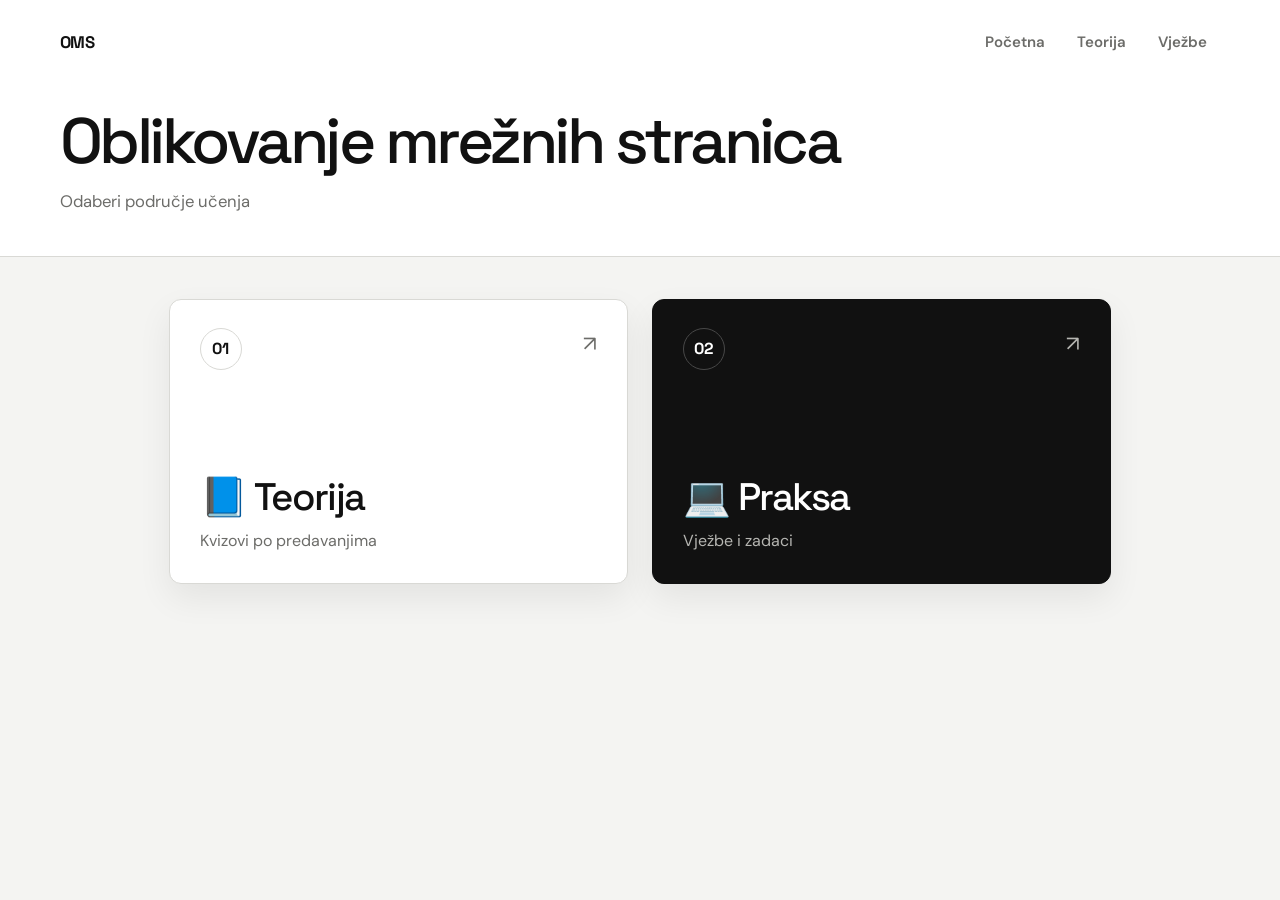
<file: index.html>
<!DOCTYPE html>
<html lang="hr">
<head>
  <meta charset="UTF-8">
  <meta name="viewport" content="width=device-width, initial-scale=1.0">
  <title>Oblikovanje mrežnih stranica</title>

  <link href="https://cdn.jsdelivr.net/npm/bootstrap@5.3.3/dist/css/bootstrap.min.css" rel="stylesheet">
  <link rel="stylesheet" href="css/style.css">
</head>

<body class="bg-light">

<header class="bg-dark text-white text-center p-4 shadow">

  <nav class="top-menu">
    <a href="index.html">Početna</a>
    <a href="teorija/izbor_predavanja.html">Teorija</a>
    <a href="zadaci/izbor_vjezbe.html">Vježbe</a>
  </nav>

  <h1 class="mb-2">Oblikovanje mrežnih stranica</h1>
  <p class="m-0">Odaberi područje učenja</p>

</header>

<main class="container py-5">

  <div class="row justify-content-center g-4">

    <!-- TEORIJA -->
    <div class="col-md-5">
      <a href="teorija/izbor_predavanja.html"
         class="card text-decoration-none text-dark shadow-sm h-100 p-4 text-center btn-option">

        <h2 class="mb-3">📘 Teorija</h2>
        <p class="mb-0">Kvizovi po predavanjima</p>

      </a>
    </div>

    <!-- PRAKSA -->
    <div class="col-md-5">
      <a href="zadaci/izbor_vjezbe.html"
         class="card text-decoration-none text-dark shadow-sm h-100 p-4 text-center btn-option">

        <h2 class="mb-3">💻 Praksa</h2>
        <p class="mb-0">Vježbe i zadaci</p>

      </a>
    </div>

  </div>

</main>

<script src="https://cdn.jsdelivr.net/npm/bootstrap@5.3.3/dist/js/bootstrap.bundle.min.js"></script>

</body>
</html>
</file>
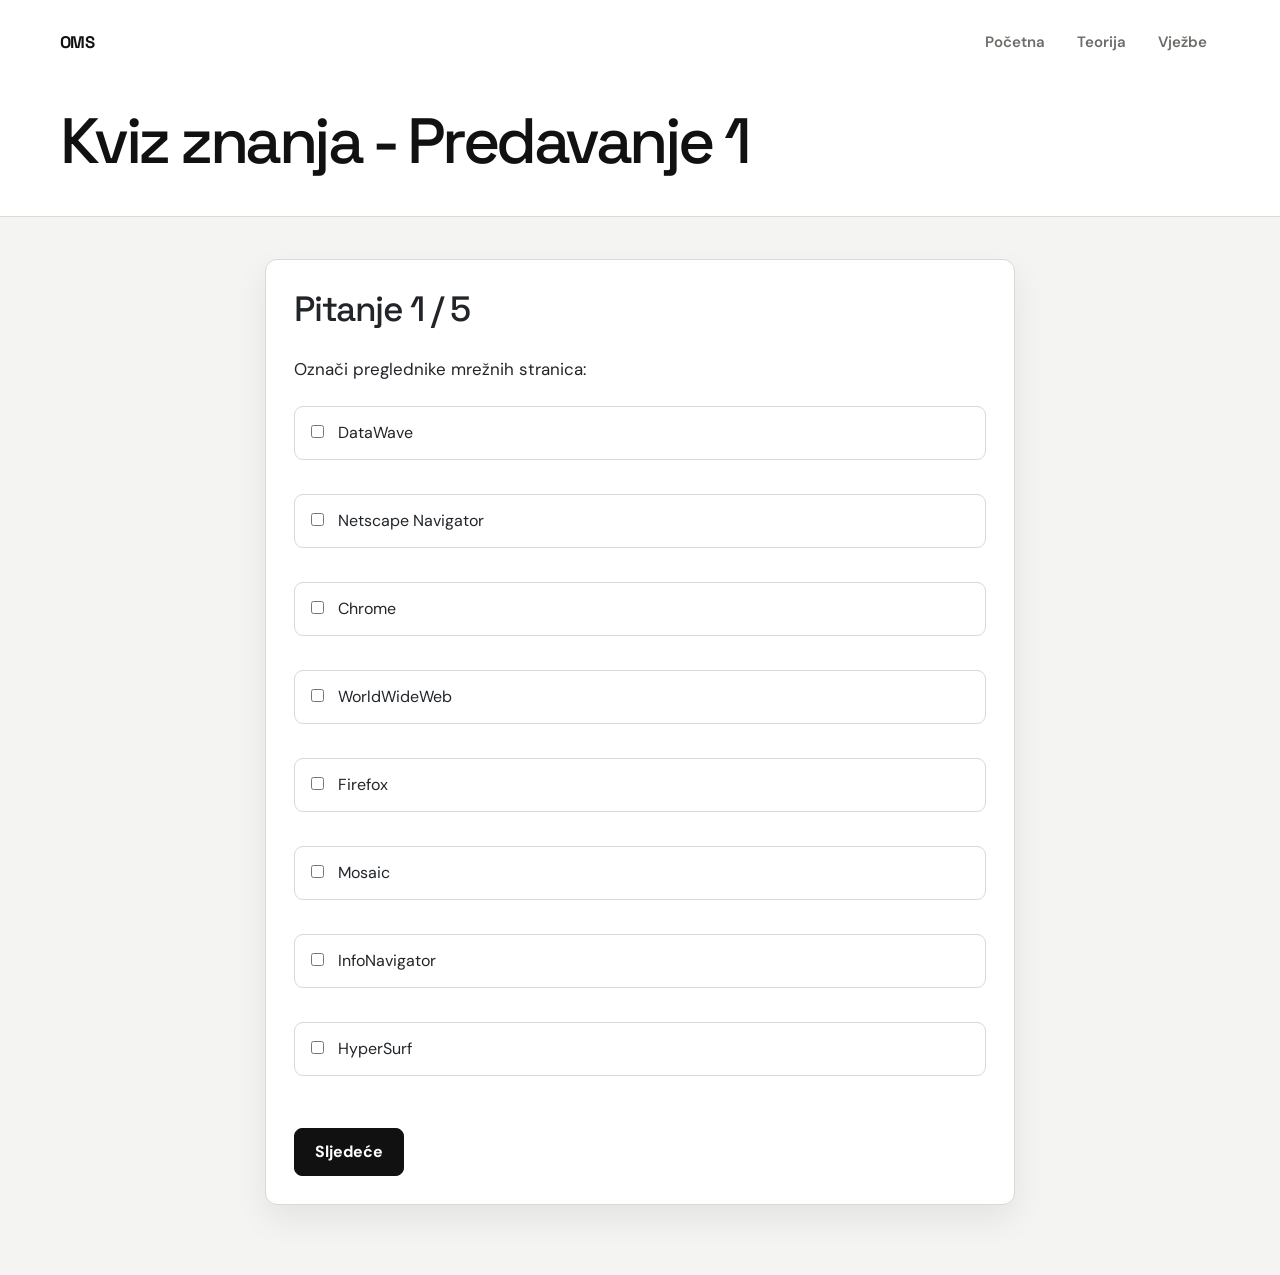
<file: kviz/kviz.html>
<!DOCTYPE html>
<html lang="hr">
<head>
  <meta charset="UTF-8">
  <meta name="viewport" content="width=device-width, initial-scale=1.0">
  <title>Kviz</title>

  <link href="https://cdn.jsdelivr.net/npm/bootstrap@5.3.3/dist/css/bootstrap.min.css" rel="stylesheet">
  <link rel="stylesheet" href="../css/style.css">
</head>

<body class="bg-light">

<header class="bg-dark text-white text-center p-4 shadow">
  <nav class="top-menu">
    <a href="../index.html">Početna</a>
    <a href="../teorija/izbor_predavanja.html">Teorija</a>
    <a href="../zadaci/izbor_vjezbe.html">Vježbe</a>
  </nav>
  <h1 class="m-0" id="quiz-title">Kviz znanja</h1>
</header>

<main class="container py-5">

  <div class="row justify-content-center">
    <div class="col-lg-8">

      <div class="card shadow-lg p-4">
        <div id="quiz"></div>
      </div>

    </div>
  </div>

</main>

<script src="../js/kviz.js"></script>
<script src="https://cdn.jsdelivr.net/npm/bootstrap@5.3.3/dist/js/bootstrap.bundle.min.js"></script>

</body>
</html>
</file>
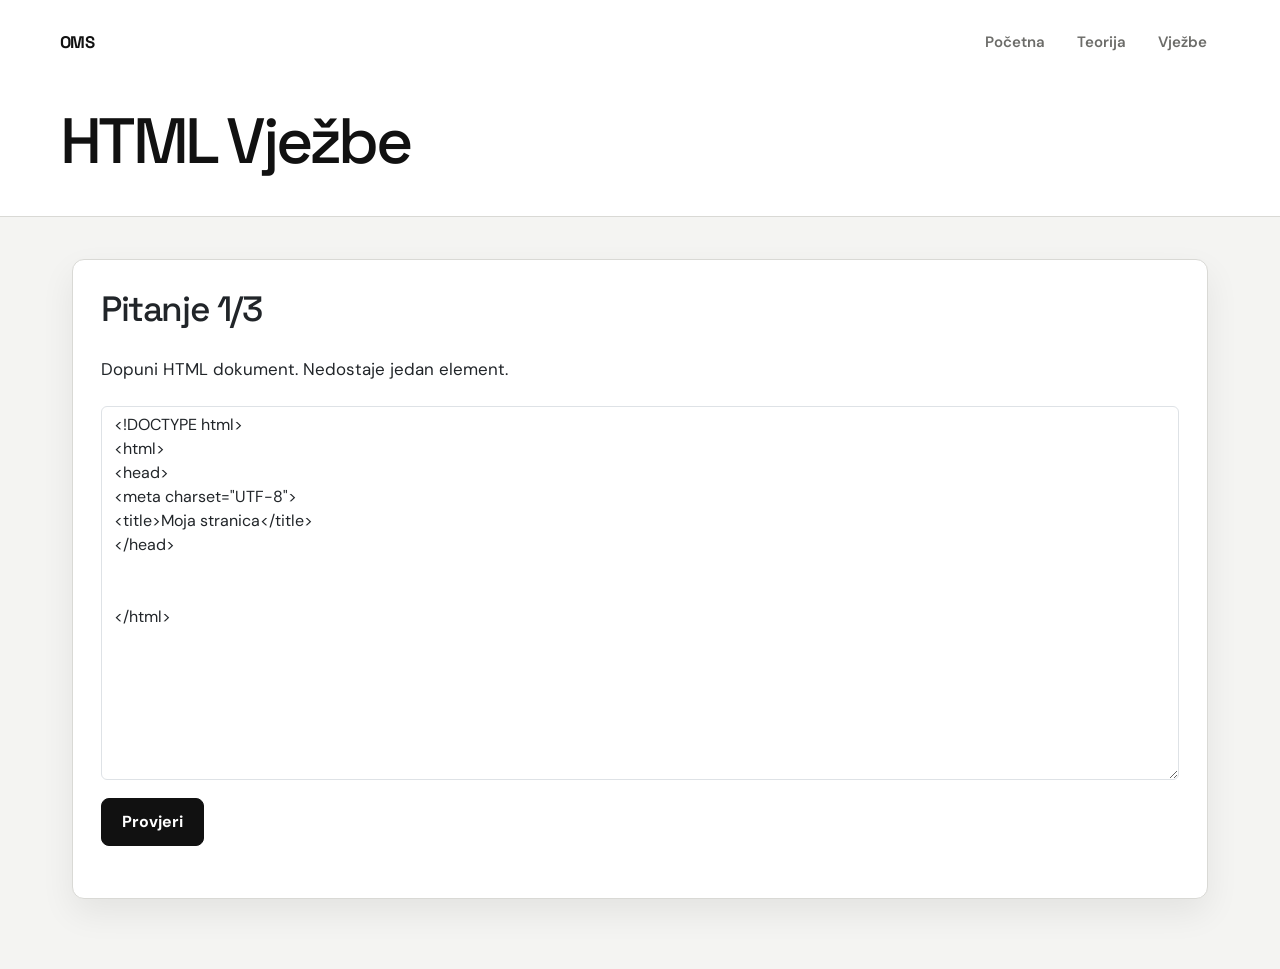
<file: prakticni/prakticni_kviz.html>
<!DOCTYPE html>
<html lang="hr">
<head>
    <meta charset="UTF-8">
    <meta name="viewport" content="width=device-width, initial-scale=1.0">
    <title>HTML Vježbe</title>

    <link
        href="https://cdn.jsdelivr.net/npm/bootstrap@5.3.3/dist/css/bootstrap.min.css"
        rel="stylesheet"
    >

    <link rel="stylesheet" href="../css/style.css">
</head>

<body>

<header class="bg-dark text-white text-center p-4 shadow">
    <nav class="top-menu">
        <a href="../index.html" onclick="napustiVjezbu()">
            Početna
        </a>

        <a
            href="../teorija/izbor_predavanja.html"
            onclick="napustiVjezbu()"
        >
            Teorija
        </a>

        <a
            href="../zadaci/izbor_vjezbe.html"
            onclick="napustiVjezbu()"
        >
            Vježbe
        </a>
    </nav>

    <h1>HTML Vježbe</h1>
</header>

<main class="container py-5">
    <div class="card shadow p-4">
        <div id="quiz"></div>
    </div>
</main>

<script src="../js/prakticni_kviz.js"></script>

</body>
</html>
</file>
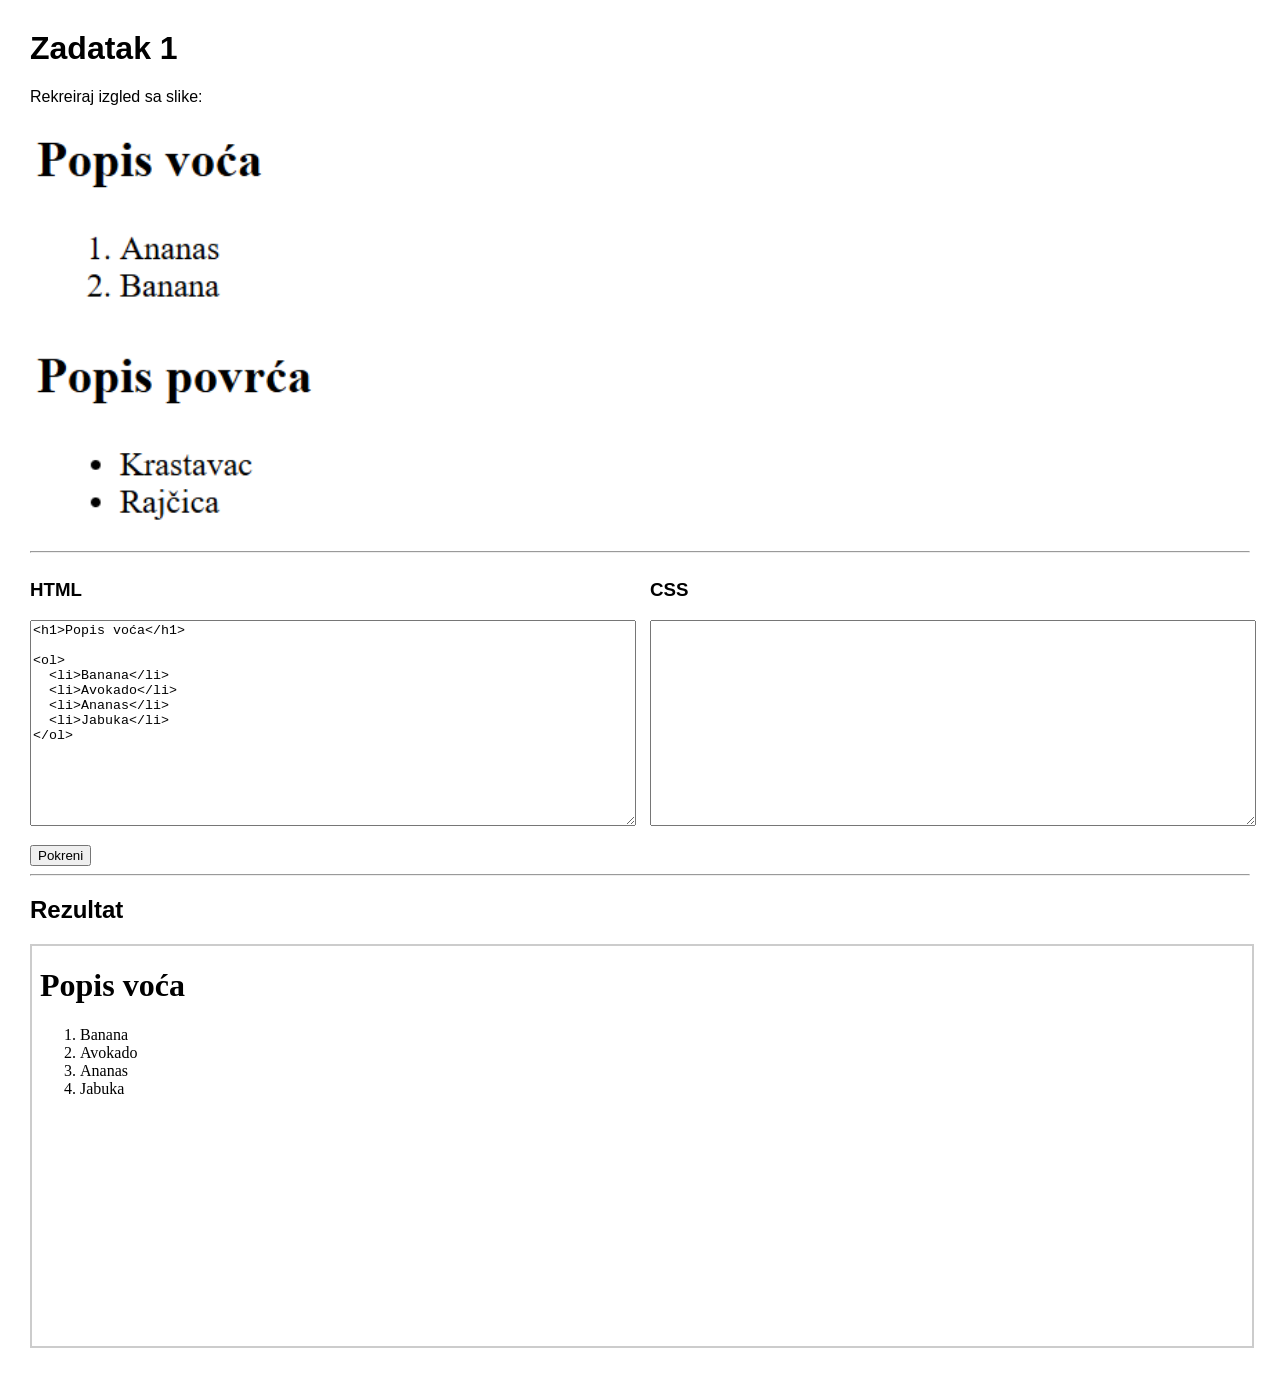
<file: prakticni/zadatak.html>
<!DOCTYPE html>
<html lang="hr">
<head>
<meta charset="UTF-8">
<meta name="viewport" content="width=device-width, initial-scale=1.0">
<title>HTML/CSS Vježba</title>

<style>
body{
    font-family: Arial, sans-serif;
    margin: 30px;
}

textarea{
    width: 100%;
    height: 200px;
    font-family: monospace;
    margin-bottom: 15px;
}

iframe{
    width: 100%;
    height: 400px;
    border: 2px solid #ccc;
    background: white;
}

.editori{
    display: grid;
    grid-template-columns: 1fr 1fr;
    gap: 20px;
}
</style>

</head>
<body>

<h1>Zadatak 1</h1>

<p>
Rekreiraj izgled sa slike:
</p>

<img src="../img/voce.png" width="300">

<hr>

<div class="editori">

<div>
<h3>HTML</h3>

<textarea id="html">
<h1>Popis voća</h1>

<ol>
  <li>Banana</li>
  <li>Avokado</li>
  <li>Ananas</li>
  <li>Jabuka</li>
</ol>
</textarea>

</div>

<div>
<h3>CSS</h3>

<textarea id="css">
</textarea>

</div>

</div>

<button onclick="pokreni()">
Pokreni
</button>

<hr>

<h2>Rezultat</h2>

<iframe id="preview"></iframe>

<script>

function pokreni(){

    const html =
        document.getElementById("html").value;

    const css =
        document.getElementById("css").value;

    document.getElementById("preview").srcdoc = `
        <!DOCTYPE html>
        <html>
        <head>
            <style>
                ${css}
            </style>
        </head>
        <body>
            ${html}
        </body>
        </html>
    `;
}

pokreni();

</script>

</body>
</html>
</file>
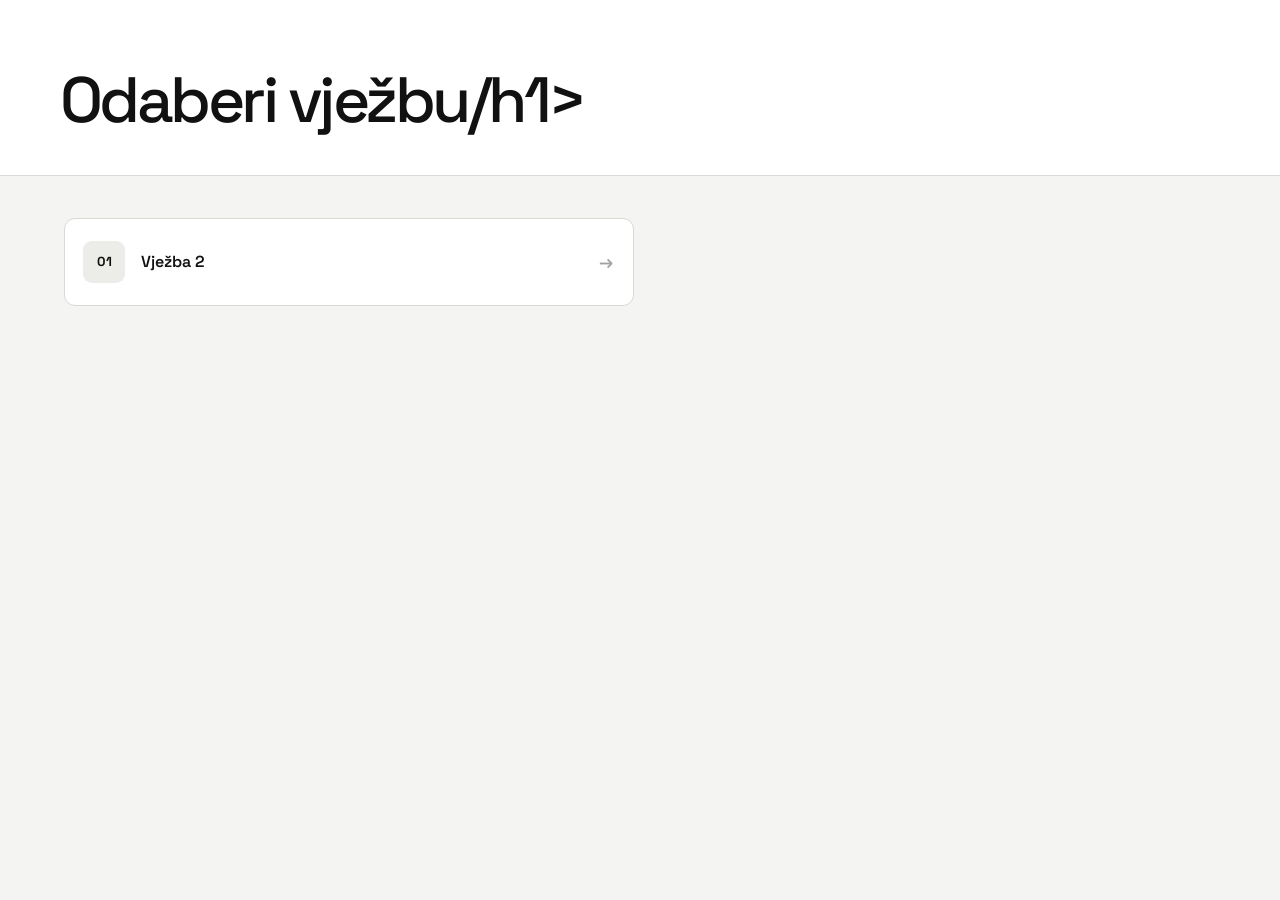
<file: teorija/praksa.html>
<!DOCTYPE html>
<html lang="hr">
<head>
  <meta charset="UTF-8">
  <title>Zadaci - Vježbe</title>

  <link href="https://cdn.jsdelivr.net/npm/bootstrap@5.3.3/dist/css/bootstrap.min.css" rel="stylesheet">
  <link rel="stylesheet" href="../css/style.css">
</head>

<body>

<header class="bg-dark text-white text-center p-4 shadow">
  <h1>Odaberi vježbu/h1>
</header>

<main class="container py-5">

  <div class="row g-3 menu">

    <div class="col-md-4">
      <a href="../kviz/kviz.html?set=1" class="btn btn-outline-primary w-100 p-3">Vježba 2</a>
    </div>

   

  </div>

</main>

<script src="https://cdn.jsdelivr.net/npm/bootstrap@5.3.3/dist/js/bootstrap.bundle.min.js"></script>
</body>
</html>
</file>
<file: css/style.css>
@import url('https://fonts.googleapis.com/css2?family=DM+Sans:wght@400;500;600;700&family=Space+Grotesk:wght@500;600;700&display=swap');

:root {
  --bg: #f4f4f2;
  --paper: #ffffff;
  --ink: #111111;
  --muted: #6c6c69;
  --line: #d9d9d5;
  --soft: #ecece8;
  --dark-soft: #242424;
  --success: #18734f;
  --danger: #b43b43;
  --highlight: #e8eef3;
  --highlight-line: #aab9c5;
  --highlight-dark: #263540;
  --radius: 12px;
  --shadow: 0 14px 34px rgba(0, 0, 0, .07);
}

* { box-sizing: border-box; }
html { scroll-behavior: smooth; }
body,
body.bg-light {
  min-height: 100vh;
  margin: 0;
  color: var(--ink);
  background: var(--bg) !important;
  font-family: "DM Sans", system-ui, sans-serif;
  -webkit-font-smoothing: antialiased;
}

a { color: inherit; }

/* Zaglavlje svih stranica */
header.bg-dark {
  position: relative;
  padding: 22px max(20px, calc((100vw - 1160px) / 2)) 42px !important;
  color: var(--ink) !important;
  text-align: left !important;
  background: var(--paper) !important;
  border-bottom: 1px solid var(--line);
  box-shadow: none !important;
}

header.bg-dark h1 {
  max-width: 820px;
  margin: 46px 0 0 !important;
  font-family: "Space Grotesk", sans-serif;
  font-size: clamp(2.25rem, 5vw, 4.15rem);
  line-height: 1.02;
  letter-spacing: -.055em;
}

header.bg-dark > p {
  max-width: 620px;
  margin: 15px 0 0 !important;
  color: var(--muted);
  font-size: 1.04rem;
}

.top-menu {
  display: flex;
  align-items: center;
  gap: 6px;
  width: 100%;
  margin: 0;
}

.top-menu::before {
  content: "OMS";
  margin-right: auto;
  font-family: "Space Grotesk", sans-serif;
  font-size: 1.05rem;
  font-weight: 700;
  letter-spacing: -.03em;
}

.top-menu a {
  padding: 9px 13px;
  border-radius: 8px;
  color: var(--muted);
  text-decoration: none;
  font-size: .94rem;
  font-weight: 600;
  transition: color .18s ease, background .18s ease;
}

.top-menu a:hover {
  color: var(--ink);
  background: var(--soft);
}

/* Glavni sadržaj */
main.container,
.container.py-5 {
  width: min(1160px, calc(100% - 40px));
  max-width: none;
  margin: 0 auto;
  padding-top: 42px !important;
  padding-bottom: 70px !important;
}

/* Početna stranica */
.btn-option {
  position: relative;
  display: flex;
  min-height: 285px;
  flex-direction: column;
  justify-content: flex-end;
  align-items: flex-start;
  padding: 30px !important;
  overflow: hidden;
  border: 1px solid var(--line) !important;
  border-radius: var(--radius) !important;
  color: var(--ink) !important;
  text-align: left !important;
  background: var(--paper) !important;
  box-shadow: none !important;
  transition: transform .2s ease, box-shadow .2s ease, border-color .2s ease;
}

.btn-option::before {
  content: "01";
  position: absolute;
  top: 28px;
  left: 30px;
  display: grid;
  width: 42px;
  height: 42px;
  place-items: center;
  border: 1px solid var(--line);
  border-radius: 50%;
  font-family: "Space Grotesk", sans-serif;
  font-weight: 700;
}

.row > div:nth-child(2) > .btn-option::before { content: "02"; }

.btn-option::after {
  content: "↗";
  position: absolute;
  top: 28px;
  right: 30px;
  color: var(--muted);
  font-size: 1.35rem;
  transition: transform .2s ease;
}

.btn-option:hover {
  transform: translateY(-4px);
  border-color: #b8b8b2 !important;
  box-shadow: var(--shadow) !important;
}

.btn-option:hover::after { transform: translate(3px, -3px); }
.btn-option h2 {
  margin-bottom: 9px !important;
  font-family: "Space Grotesk", sans-serif;
  font-size: clamp(1.7rem, 3vw, 2.45rem);
  letter-spacing: -.04em;
}
.btn-option p { color: var(--muted); }

.row > div:nth-child(2) > .btn-option {
  color: white !important;
  background: var(--ink) !important;
  border-color: var(--ink) !important;
}
.row > div:nth-child(2) > .btn-option p,
.row > div:nth-child(2) > .btn-option::after { color: #b6b6b2; }
.row > div:nth-child(2) > .btn-option::before { border-color: #484848; }

/* Odabir predavanja i vježbi */
.menu.row,
main .row.g-3 {
  display: grid;
  grid-template-columns: repeat(2, minmax(0, 1fr));
  gap: 12px !important;
}

.menu.row > [class*="col-"],
main .row.g-3 > [class*="col-"] {
  width: auto;
  padding: 0;
}

.menu .btn,
main .row.g-3 .btn {
  position: relative;
  display: flex;
  min-height: 88px;
  align-items: center;
  justify-content: flex-start;
  padding: 18px 62px 18px 76px !important;
  border: 1px solid var(--line) !important;
  border-radius: 11px !important;
  color: var(--ink) !important;
  text-align: left;
  background: var(--paper) !important;
  font-family: "Space Grotesk", sans-serif;
  font-size: 1rem;
  font-weight: 600;
  box-shadow: none;
  transition: transform .18s ease, border-color .18s ease, box-shadow .18s ease;
}

.menu .btn::before,
main .row.g-3 .btn::before {
  position: absolute;
  left: 18px;
  display: grid;
  width: 42px;
  height: 42px;
  place-items: center;
  border-radius: 9px;
  color: var(--ink);
  background: var(--soft);
  font-family: "Space Grotesk", sans-serif;
  font-size: .82rem;
  font-weight: 700;
}

.menu .btn::after,
main .row.g-3 .btn::after {
  content: "→";
  position: absolute;
  right: 20px;
  color: #a1a19d;
  font-size: 1.1rem;
}

.menu > div:nth-child(1) .btn::before { content: "01"; }
.menu > div:nth-child(2) .btn::before { content: "02"; }
.menu > div:nth-child(3) .btn::before { content: "03"; }
.menu > div:nth-child(4) .btn::before { content: "04"; }
.menu > div:nth-child(5) .btn::before { content: "05"; }
.menu > div:nth-child(6) .btn::before { content: "K1"; }
.menu > div:nth-child(7) .btn::before { content: "07"; }
.menu > div:nth-child(8) .btn::before { content: "08"; }
.menu > div:nth-child(9) .btn::before { content: "09"; }
.menu > div:nth-child(10) .btn::before { content: "10"; }
.menu > div:nth-child(11) .btn::before { content: "11"; }
.menu > div:nth-child(12) .btn::before { content: "K2"; }

main .row.g-3 > div:nth-child(1) .btn::before { content: "01"; }
main .row.g-3 > div:nth-child(2) .btn::before { content: "02"; }
main .row.g-3 > div:nth-child(3) .btn::before { content: "03"; }
main .row.g-3 > div:nth-child(4) .btn::before { content: "04"; }
main .row.g-3 > div:nth-child(5) .btn::before { content: "05"; }
main .row.g-3 > div:nth-child(6) .btn::before { content: "K1"; }
main .row.g-3 > div:nth-child(7) .btn::before { content: "07"; }

.menu .btn:hover,
main .row.g-3 .btn:hover {
  transform: translateY(-2px);
  border-color: #adada7 !important;
  box-shadow: 0 10px 25px rgba(0, 0, 0, .06);
}

.menu .btn-warning {
  color: var(--highlight-dark) !important;
  background: var(--highlight) !important;
  border-color: var(--highlight-line) !important;
}
.menu .btn-warning::before {
  color: white;
  background: var(--highlight-dark);
}
.menu .btn-warning::after { color: var(--highlight-dark); }
.menu .btn-warning:hover {
  border-color: var(--highlight-dark) !important;
  background: #dfe8ee !important;
}

/* Kartice kviza i rezultata */
.card {
  border: 1px solid var(--line) !important;
  border-radius: var(--radius) !important;
  background: var(--paper) !important;
  box-shadow: var(--shadow) !important;
}

.result-title{
    margin-bottom: 8px;
    color: #6c757d;
    font-size: 1rem;
    font-weight: 600;
    text-transform: uppercase;
    letter-spacing: 1px;
}

.quiz-subtitle {
    font-size: 2rem;
    font-weight: 500;
    color: #6c757d;
    margin-top: 8px;
}

#quiz { padding: 4px; }
#quiz h2 {
  margin: 0 0 26px;
  font-family: "Space Grotesk", sans-serif;
  font-size: clamp(1.5rem, 3vw, 2.2rem);
  letter-spacing: -.04em;
}
#quiz p { margin-bottom: 22px; font-size: 1.06rem; line-height: 1.65; }
#answers label {
  display: block;
  margin-bottom: 10px;
  padding: 14px 16px;
  border: 1px solid var(--line);
  border-radius: 9px;
  cursor: pointer;
  background: white;
  transition: border-color .16s ease, background .16s ease;
}
#answers label:hover { border-color: #9e9e98; background: #fafaf8; }
#answers input[type="radio"], #answers input[type="checkbox"] { margin-right: 10px; accent-color: var(--ink); }
#quiz input[type="text"], textarea {
  width: 100%;
  padding: 13px 14px;
  border: 1px solid var(--line);
  border-radius: 9px;
  color: var(--ink);
  background: white;
  outline: none;
}
#quiz input[type="text"]:focus, textarea:focus {
  border-color: var(--ink);
  box-shadow: 0 0 0 3px rgba(0, 0, 0, .08);
}

.btn,
#quiz button {
  border: 1px solid var(--ink);
  border-radius: 8px;
  padding: 11px 20px;
  color: white;
  background: var(--ink);
  font-weight: 700;
  transition: transform .18s ease, background .18s ease;
}
#quiz button { margin-top: 18px; }
.btn:hover,
#quiz button:hover { color: white; transform: translateY(-1px); background: var(--dark-soft); }

.alert-info,
#result {
  padding: 22px;
  border: 1px solid var(--line);
  border-radius: 10px;
  color: var(--ink);
  background: var(--soft);
}
#review { border: 1px solid var(--line); border-radius: 10px; background: white; }
.correct { color: white !important; background: var(--success) !important; }
.incorrect { color: white !important; background: var(--danger) !important; }

/* Stranica praktičnih rezultata nema header pa navigacija postaje gornja traka */
body > .container > .top-menu {
  margin-bottom: 46px;
  padding-bottom: 18px;
  border-bottom: 1px solid var(--line);
}
body > .container > h1 {
  margin: 0 0 26px;
  font-family: "Space Grotesk", sans-serif;
  font-size: clamp(2rem, 4vw, 3.25rem);
  letter-spacing: -.045em;
}
body > .container > #result { margin-bottom: 22px; }

@media (max-width: 800px) {
  header.bg-dark { padding-inline: 20px !important; }
  .top-menu { overflow-x: auto; }
  .top-menu a { white-space: nowrap; }
  main.container, .container.py-5 { width: min(100% - 28px, 1160px); }
  .menu.row, main .row.g-3 { grid-template-columns: 1fr; }
  .btn-option { min-height: 235px; }
}

@media (max-width: 520px) {
  .top-menu::before { display: none; }
  .top-menu { justify-content: center; }
  .top-menu a { padding-inline: 9px; }
  header.bg-dark h1 { font-size: 2.35rem; }
  .menu .btn, main .row.g-3 .btn { padding-right: 48px !important; }
}

/* =====================================================
   PRAKTIČNI IZBORNIK — brojevi i kolokviji
   ===================================================== */

/* Na praktičnom izborniku broj se čita iz data-number atributa. */
.practical-menu .btn::before {
  content: attr(data-number) !important;
}

/* Tri uredna stupca na većim ekranima. */
main .row.g-3.practical-menu {
  grid-template-columns: repeat(3, minmax(0, 1fr));
}

/* Kolokviji su istaknuti jednako kao u teorijskom dijelu. */
.menu a[href*="kolokvij"],
.practical-menu a[href*="kolokvij"] {
  color: var(--highlight-dark) !important;
  background: var(--highlight) !important;
  border-color: var(--highlight-line) !important;
  box-shadow: inset 4px 0 0 var(--highlight-dark) !important;
}

.menu a[href*="kolokvij"]::before,
.practical-menu a[href*="kolokvij"]::before {
  color: #ffffff !important;
  background: var(--highlight-dark) !important;
}

.menu a[href*="kolokvij"]::after,
.practical-menu a[href*="kolokvij"]::after {
  color: var(--highlight-dark) !important;
}

.menu a[href*="kolokvij"]:hover,
.practical-menu a[href*="kolokvij"]:hover {
  color: var(--highlight-dark) !important;
  background: #dfe8ee !important;
  border-color: var(--highlight-dark) !important;
  box-shadow:
    inset 4px 0 0 var(--highlight-dark),
    0 10px 25px rgba(38, 53, 64, .12) !important;
}

/* Slike u praktičnom kvizu ne izlaze iz kartice. */
#quiz img.normal-image,
#quiz img.large-image {
  display: block;
  width: auto;
  max-width: 100%;
  height: auto;
  margin-left: auto;
  margin-right: auto;
  object-fit: contain;
}

@media (max-width: 980px) {
  main .row.g-3.practical-menu {
    grid-template-columns: repeat(2, minmax(0, 1fr));
  }
}

@media (max-width: 650px) {
  main .row.g-3.practical-menu {
    grid-template-columns: 1fr;
  }

  #quiz img.normal-image,
  #quiz img.large-image {
    width: auto;
    max-width: calc(100% - 16px);
  }
}
</file>
